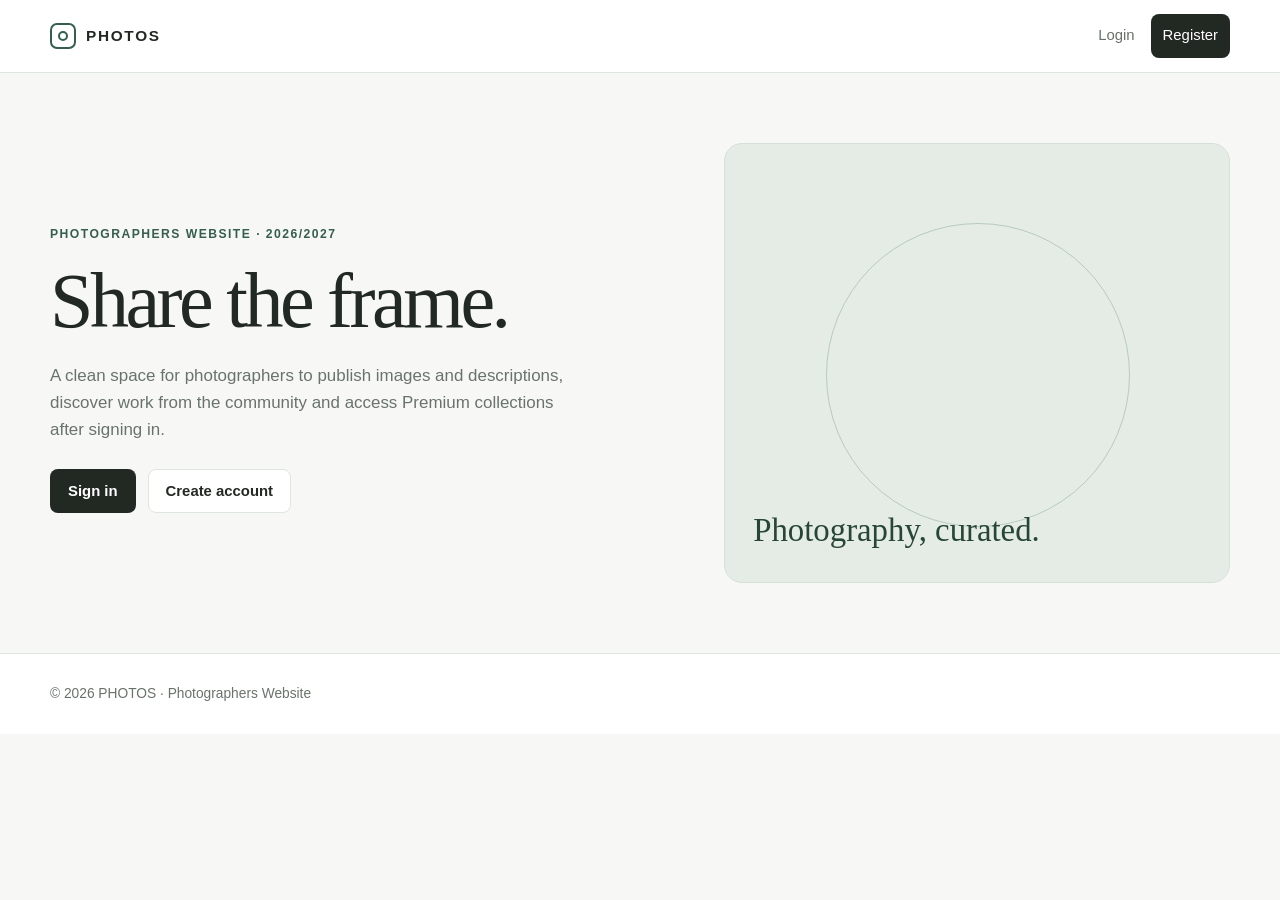
<file: index.html>
<!DOCTYPE html>
<html lang="en">
<head>
    <meta charset="UTF-8">
    <meta name="viewport" content="width=device-width, initial-scale=1">
    <title> Home · PHOTOS</title>
    <link rel="stylesheet" href="css/styles.css">
</head>
<body class="">
<a class="skip-link" href="#main"> Skip to content</a>
<header class="site-header">
    <div class="container navbar">
        <a class="brand" href="index.html" aria-label="PHOTOS home"><span class="brand-mark" aria-hidden="true"></span>PHOTOS</a>
        <nav class="nav-links" aria-label="Primary navigation">
            <a data-nav-auth href="gallery.html">Gallery</a>
            <a data-nav-auth class="nav-essential" href="upload.html">Upload</a>
            <a data-nav-auth href="account.html">Account</a>
            <a data-nav-admin href="admin.html">Admin</a>
            <span data-nav-auth class="nav-user" href=""><span class="avatar" data-current-initials>?</span><span data-current-username></span></span>
            <button data-nav-auth data-logout type="button">Logout</button>
            <a data-nav-guest href="login.html">Login</a>
            <a data-nav-guest class="nav-essential btn btn--primary" href="register.html">Register</a>
        </nav>
    </div>
</header>
<main id="main" class="container">
    <section class="hero" aria-labelledby="hero-title">
        <div>
            <p class="eyebrow">Photographers website · 2026/2027</p>
            <h1 id="hero-title" class="display">Share the frame.</h1>
            <p class="lede">A clean space for photographers to publish images and descriptions, discover work from the community and access Premium collections after signing in.</p>
            <div class="hero-actions" data-nav-guest="">
                <a class="btn btn--primary" href="login.html">Sign in</a>
                <a class="btn btn--secondary" href="register.html">Create account</a>
            </div>
            <div class="hero-actions" data-nav-auth="">
                <a class="btn btn--primary" href="gallery.html">Open gallery</a>
                <a class="btn btn--secondary" href="upload.html">Upload a photograph</a>
            </div>
        </div>
        <div class="hero-art" aria-hidden="true"></div>
    </section>
</main>
<footer class="site-footer">
    <div class="container footer-inner">
        <span>© <span data-year></span> PHOTOS · Photographers Website</span>
    </div>
</footer>
<script src="js/mock-data.js"></script>
<script src="js/app.js"></script>
</body>
</html>
</file>
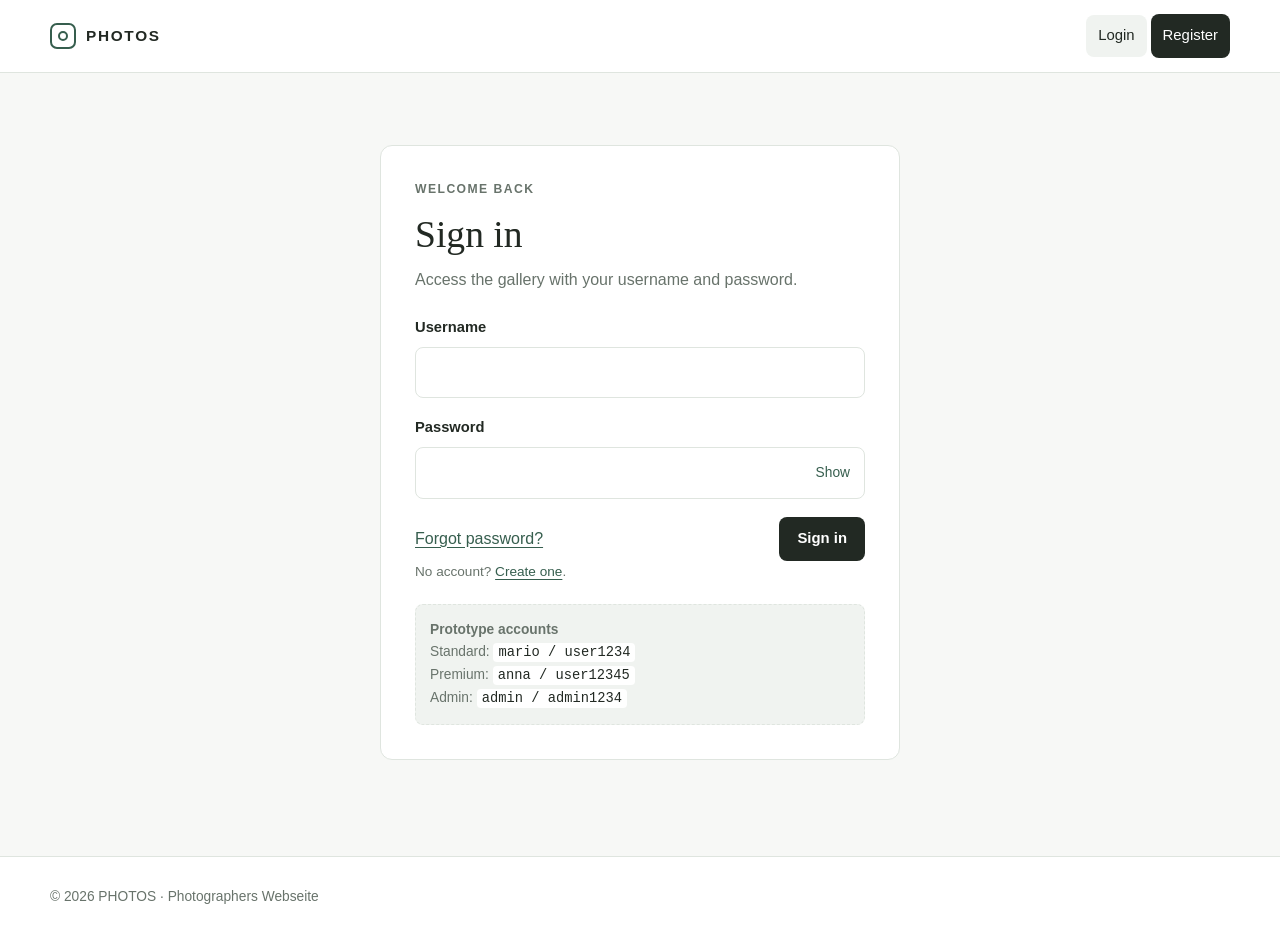
<file: account.html>
<!doctype html>
<html lang="en">
<head>
  <meta charset="utf-8">
  <meta name="viewport" content="width=device-width, initial-scale=1">
  <meta name="description" content="PHOTOS photographers website frontend prototype">
  <title>Account · PHOTOS</title>
  <link rel="stylesheet" href="css/styles.css">
</head>
<body class="">
<a class="skip-link" href="#main">Skip to content</a>
<header class="site-header">
  <div class="container navbar">
    <a class="brand" href="index.html" aria-label="PHOTOS home"><span class="brand-mark" aria-hidden="true"></span>PHOTOS</a>
    <nav class="nav-links" aria-label="Primary navigation">
      <a data-nav-auth href="gallery.html">Gallery</a>
      <a data-nav-auth class="nav-essential" href="upload.html">Upload</a>
      <a data-nav-auth href="account.html">Account</a>
      <a data-nav-admin href="admin.html">Admin</a>
      <span data-nav-auth class="nav-user"><span class="avatar" data-current-initials>?</span><span data-current-username></span></span>
      <button data-nav-auth data-logout type="button">Logout</button>
      <a data-nav-guest href="login.html">Login</a>
      <a data-nav-guest class="nav-essential btn btn--primary" href="register.html">Register</a>
    </nav>
  </div>
</header>
<main id="main" class="page">
  <div class="container">
    <div class="page-head"><div><p class="eyebrow">Profile & settings</p><h1>Account</h1><p>Your account details and password settings.</p></div></div>
    <section class="account-grid">
      <aside class="card profile-card">
        <span id="profile-initials" class="avatar">?</span>
        <h2 id="profile-username"></h2>
        <p>Photographers Website member</p>
        <div class="stat-list">
          <div class="stat-row"><span>Membership</span><strong id="profile-membership"></strong></div>
          <div class="stat-row"><span>Role</span><strong id="profile-role"></strong></div>
          <div class="stat-row"><span>Uploads</span><strong id="profile-count"></strong></div>
        </div>
      </aside>
      <section class="card settings-card" aria-labelledby="password-title">
        <p class="eyebrow">Security settings</p>
        <h2 id="password-title">Change password</h2>
        <p class="help">The interface is complete; the final operation will be connected to the account module.</p>
        <div id="change-password-error" class="notice notice--danger" role="alert" hidden></div>
        <form id="change-password-form" class="form">
          <div class="form-row"><label for="current-password">Current password</label><input class="input" id="current-password" name="currentPassword" type="password" autocomplete="current-password" required></div>
          <div class="form-row"><label for="new-password">New password</label><input class="input" id="new-password" name="newPassword" type="password" autocomplete="new-password" required></div>
          <div class="form-row"><label for="confirm-password">Confirm new password</label><input class="input" id="confirm-password" name="confirmPassword" type="password" autocomplete="new-password" required></div>
          <div><button class="btn btn--primary" type="submit">Update password</button></div>
        </form>
      </section>
    </section>
  </div>
</main>
<footer class="site-footer">
  <div class="container footer-inner">
    <span>© <span data-year></span> PHOTOS · Photographers Website</span>
  </div>
</footer>
<script src="js/mock-data.js"></script>
<script src="js/app.js"></script>
<script src="js/account.js"></script>
<script src="js/auth.js"></script>
</body>
</html>
</file>
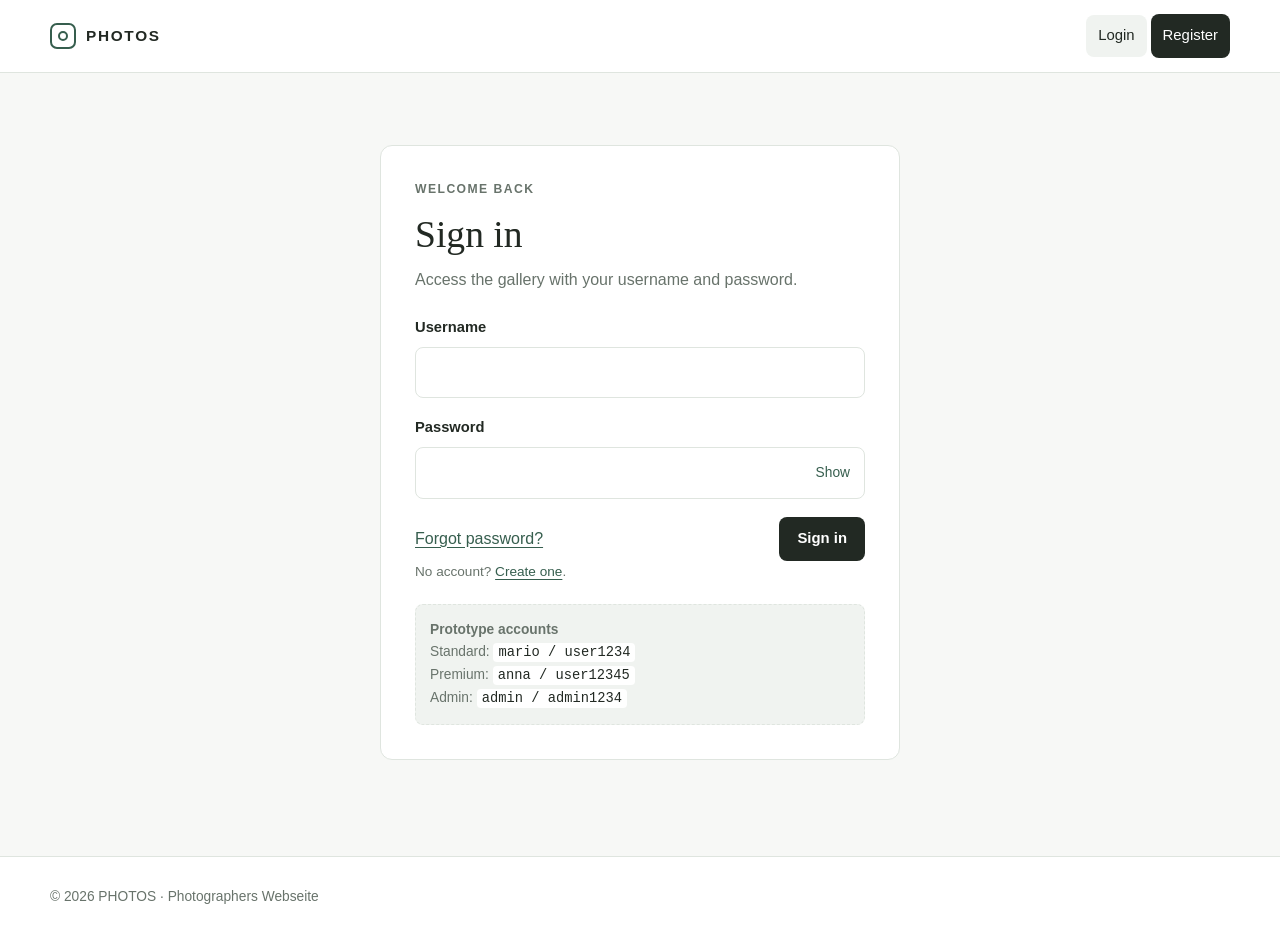
<file: admin.html>
<!doctype html>
<html lang="en">
<head>
  <meta charset="utf-8">
  <meta name="viewport" content="width=device-width, initial-scale=1">
  <meta name="description" content="PHOTOS photographers website frontend prototype">
  <title>Admin · PHOTOS</title>
  <link rel="stylesheet" href="css/styles.css">
</head>
<body class="">
<a class="skip-link" href="#main">Skip to content</a>
<header class="site-header">
  <div class="container navbar">
    <a class="brand" href="index.html" aria-label="PHOTOS home"><span class="brand-mark" aria-hidden="true"></span>PHOTOS</a>
    <nav class="nav-links" aria-label="Primary navigation">
      <a data-nav-auth href="gallery.html">Gallery</a>
      <a data-nav-auth class="nav-essential" href="upload.html">Upload</a>
      <a data-nav-auth href="account.html">Account</a>
      <a data-nav-admin href="admin.html">Admin</a>
      <span data-nav-auth class="nav-user"><span class="avatar" data-current-initials>?</span><span data-current-username></span></span>
      <button data-nav-auth data-logout type="button">Logout</button>
      <a data-nav-guest href="login.html">Login</a>
      <a data-nav-guest class="nav-essential btn btn--primary" href="register.html">Register</a>
    </nav>
  </div>
</header>
<main id="main" class="page">
  <div class="container">
    <div class="page-head"><div><p class="eyebrow">Administration</p><h1>User privileges</h1><p>Enable or revoke Premium status for registered users.</p></div></div>
    <div class="table-wrap">
      <table>
        <thead><tr><th>User</th><th>Membership</th><th>Role</th><th>Action</th></tr></thead>
        <tbody id="users-body"></tbody>
      </table>
    </div>
  </div>
  <div id="confirm-modal" class="modal-backdrop" role="dialog" aria-modal="true" aria-labelledby="confirm-title" hidden>
    <div class="modal">
      <h2 id="confirm-title">Change Premium status?</h2>
      <p id="confirm-text"></p>
      <div class="modal-actions"><button id="cancel-action" class="btn btn--secondary" type="button">Cancel</button><button id="confirm-action" class="btn btn--accent" type="button">Confirm</button></div>
    </div>
  </div>
</main>
<footer class="site-footer">
  <div class="container footer-inner">
    <span>© <span data-year></span> PHOTOS · Photographers Website</span>
  </div>
</footer>
<script src="js/mock-data.js"></script>
<script src="js/app.js"></script>
<script src="js/admin.js"></script>
</body>
</html>
</file>
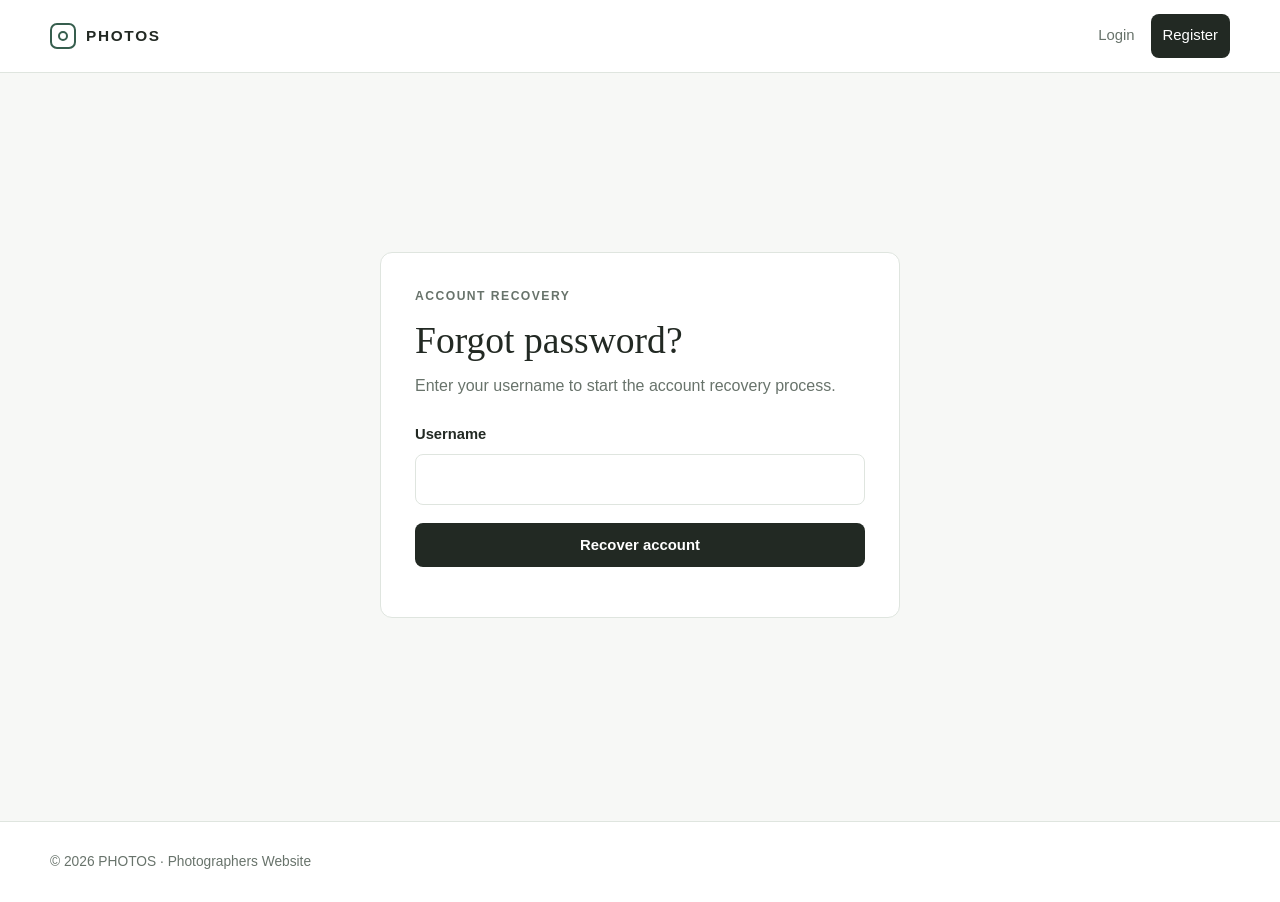
<file: forgot-password.html>
<!DOCTYPE html>
<html lang="en">
<head>
    <meta charset="utf-8">
    <meta name="viewport" content="width=device-width, initial-scale=1">
    <meta name="description" content="PHOTOS photographers website">
    <title>Recover password · PHOTOS</title>
    <link rel="stylesheet" href="css/styles.css">
</head> 
<body class="">
<a class="skip-link" href="#main">Skip to content</a>
<header class="site-header">
    <div class="container navbar">
        <a class="brand" href="index.html" aria-label="PHOTOS home"><span class="brand-mark" aria-hidden="true"></span>PHOTOS</a>
        <nav class="nav-links" aria-label="Primary navigation">
            <a data-nav-auth href="gallery.html">Gallery</a>
            <a data-nav-auth class="nav-essential" href="upload.html">Upload</a>
            <a data-nav-auth href="account.html">Account</a>
            <a data-nav-admin href="admin.html">Admin</a>
            <span data-nav-auth class="nav-user"><span class="avatar" data-current-initials>?</span><span data-current-username></span></span>
            <button data-nav-auth data-logout type="button">Logout</button>
            <a data-nav-guest href="login.html">Login</a>
            <a data-nav-guest class="nav-essential btn btn--primary" href="register.html">Register</a>
        </nav>
    </div>
</header>
<main id="main" class="page page--centered">
    <div class="container">
        <section class="auth-shell card auth-card" aria-labelledby="forgot-title">
            <p class="eyebrow">Account recovery</p>
            <h1 id="forgot-title">Forgot password?</h1>
            <p>Enter your username to start the account recovery process.</p>
            <div id="forgot-success" class="notice notice--success" role="status" hidden></div>
            <form id="forgot-form" class="form">
                <div class="form-row">
                    <label for="username">Username</label>
                    <input class="input" id="username" name="username" autocomplete="username" required>
                </div>
                <button class="btn btn--primary" type="submit">Recover account</button>
            </form>
            <p><a id="reset-link" class="link" href="reset-password.html" hidden>Continue</a></p>
        </section>
    </div>
</main>
<footer class="site-footer">
    <div class="container footer-inner">
        <span>© <span data-year></span> PHOTOS · Photographers Website</span>
    </div>
</footer>
<script src="js/mock-data.js"></script>
<script src="js/app.js"></script>
<script src="js/auth.js"></script>    
</body>
</html>
</file>
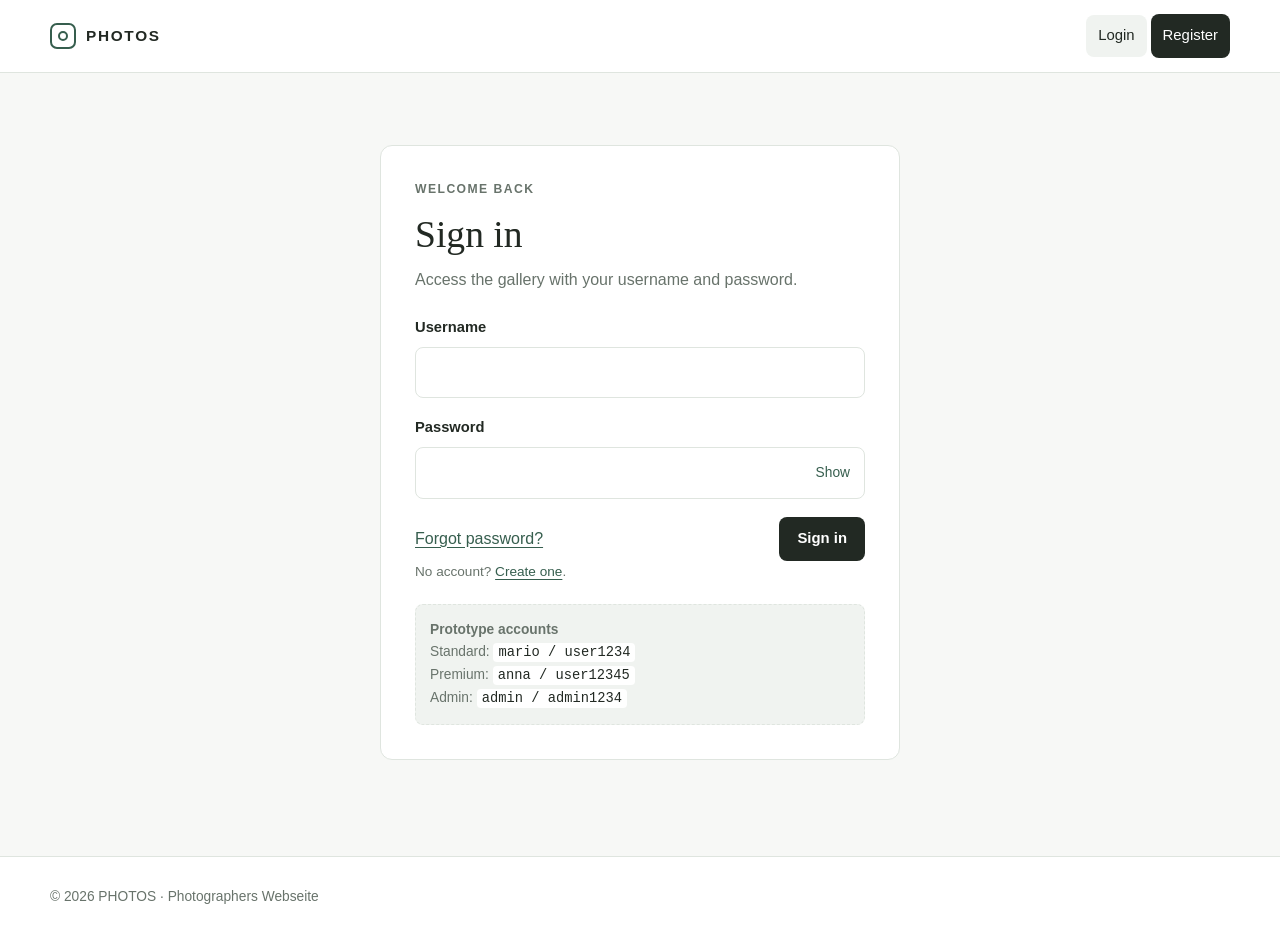
<file: gallery.html>
<!doctype html>
<html lang="en">
<head>
  <meta charset="utf-8">
  <meta name="viewport" content="width=device-width, initial-scale=1">
  <meta name="description" content="PHOTOS photographers website">
  <title>Gallery · PHOTOS</title>
  <link rel="stylesheet" href="css/styles.css">
</head>
<body class="">
<a class="skip-link" href="#main">Skip to content</a>
<header class="site-header">
  <div class="container navbar">
    <a class="brand" href="index.html" aria-label="PHOTOS home"><span class="brand-mark" aria-hidden="true"></span>PHOTOS</a>
    <nav class="nav-links" aria-label="Primary navigation">
      <a data-nav-auth href="gallery.html">Gallery</a>
      <a data-nav-auth class="nav-essential" href="upload.html">Upload</a>
      <a data-nav-auth href="account.html">Account</a>
      <a data-nav-admin href="admin.html">Admin</a>
      <span data-nav-auth class="nav-user"><span class="avatar" data-current-initials>?</span><span data-current-username></span></span>
      <button data-nav-auth data-logout type="button">Logout</button>
      <a data-nav-guest href="login.html">Login</a>
      <a data-nav-guest class="nav-essential btn btn--primary" href="register.html">Register</a>
    </nav>
  </div>
</header>
<main id="main" class="page">
  <div class="container">
    <div class="page-head">
      <div>
        <p class="eyebrow">Community</p>
        <h1>Gallery</h1>
        <p>Photographs and stories currently available to your account.</p>
      </div>
      <a class="btn btn--accent" href="upload.html">+ Upload photograph</a>
    </div>
    <div class="toolbar" aria-label="Gallery tools">
      <div class="search"><span class="search-icon" aria-hidden="true">⌕</span><input id="gallery-search" class="input" type="search" placeholder="Search photographs or photographers…" aria-label="Search gallery"></div>
      <div class="chips" aria-label="Filter photographs">
        <button class="chip" data-filter="all" aria-pressed="true">All</button>
        <button class="chip" data-filter="standard" aria-pressed="false">Standard</button>
        <button class="chip" data-filter="premium" aria-pressed="false">Premium</button>
      </div>
    </div>
    <div id="gallery-skeleton" class="skeleton-grid" aria-label="Loading gallery"><div class="skeleton"></div><div class="skeleton"></div><div class="skeleton"></div></div>
    <section id="gallery-grid" class="gallery-grid" aria-live="polite" hidden></section>
    <section id="gallery-empty" class="empty-state" hidden>
      <h2>No photographs found</h2>
      <p>Try another search or publish a new photograph.</p>
      <a class="btn btn--secondary" href="upload.html">Upload photograph</a>
    </section>
  </div>
</main>
<footer class="site-footer">
  <div class="container footer-inner">
    <span>© <span data-year></span> PHOTOS · Photographers Website</span>
  </div>
</footer>
<script src="js/mock-data.js"></script>
<script src="js/app.js"></script>
<script src="js/gallery.js"></script>
</body>
</html>
</file>
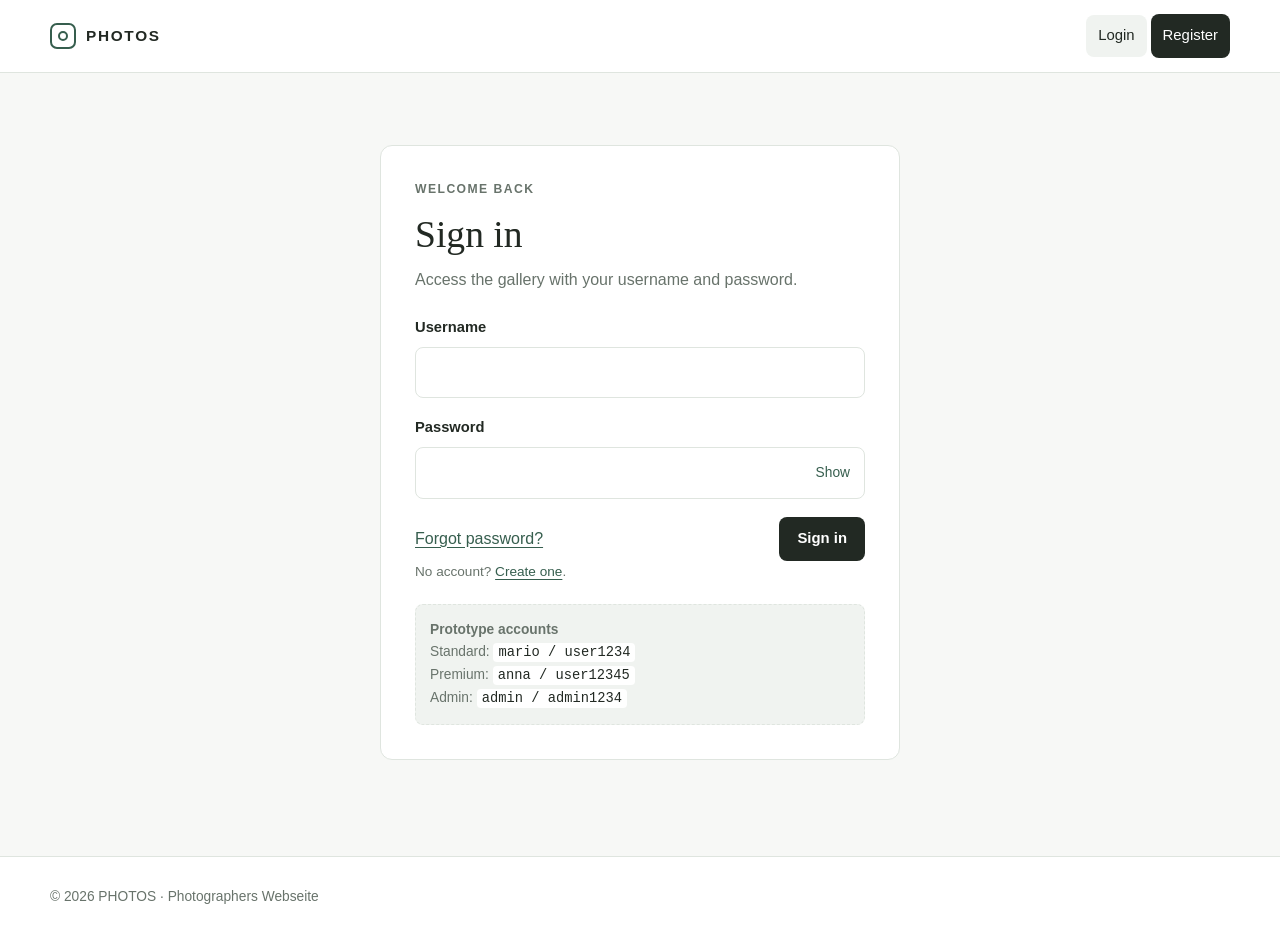
<file: login.html>
<!DOCTYPE html>
<html lang="en">
<head>
    <meta charset="utf-8">
    <meta name="viewport" content="width=device-width, initial-scale=1">
    <meta name="description" content="PHOTOS photographers website">
    <title>Login · PHOTOS</title>
    <link rel="stylesheet" href="css/styles.css">
</head> 
<body class="">
<a class="skip-link" href="#main">Skip to content</a>
<header class="site-header">
    <div class="container navbar">
        <a class="brand" href="index.html" aria-label="PHOTOS home"><span class="brand-mark" aria-hidden="true"></span>PHOTOS</a>
        <nav class="nav-links" aria-label="Primary navigation">
            <a data-nav-auth href="gallery.html">Gallery</a>
            <a data-nav-auth class="nav-essential" href="upload.html">Upload</a>
            <a data-nav-auth href="account.html">Account</a>
            <a data-nav-admin href="admin.html">Admin</a>
            <span data-nav-auth class="nav-user"><span class="avatar" data-current-initials>?</span><span data-current-username></span></span>
            <button data-nav-auth data-logout type="button">Logout</button>
            <a data-nav-guest href="login.html">Login</a>
            <a data-nav-guest class="nav-essential btn btn--primary" href="register.html">Register</a>
        </nav>
    </div>
</header>
<main id="main" class="page page--centered">
    <div class="container">
        <section class="auth-shell card auth-card" aria-labelledby="login-title">
            <p class="eyebrow">Welcome back</p>
            <h1 id="login-title">Sign in</h1>
            <p>Access the gallery with your username and password.</p>
            <div id="login-error" class="notice notice--danger" role="alert" hidden></div>
            <form id="login-form" class="form" novalidate>
                <div class="form-row">
                    <label for="username">Username</label>
                    <input class="input" id="username" name="username" autocomplete="username" required>
                </div>
                <div class="form-row">
                    <label for="password">Password</label>
                    <div class="input-wrap">
                        <input class="input" id="password" name="password" type="password" autocomplete="current-password" required>
                        <button class="password-toggle" type="button" data-password-toggle="password">Show</button>
                    </div>
                </div>
                <div class="form-actions">
                    <a class="link" href="forgot-password.html">Forgot password?</a>
                    <button class="btn btn--primary" type="submit">Sign in</button>
                </div>
            </form>
            <p class="help">No account? <a class="link" href="register.html">Create one</a>.</p>
            <div class="demo-box">
                <strong>Prototype accounts</strong><br>
                Standard: <code>mario / user1234</code><br>
                Premium: <code>anna / user12345</code><br>
                Admin: <code>admin / admin1234</code>
            </div>
        </section>
    </div>
</main>
<footer class="site-footer">
    <div class="container footer-inner">
        <span>© <span data-year></span> PHOTOS · Photographers Webseite</span>
    </div>
</footer>
<script src="js/mock-data.js"></script>
<script src="js/app.js"></script>
<script src="js/auth.js"></script>
</body>
</html>
</file>
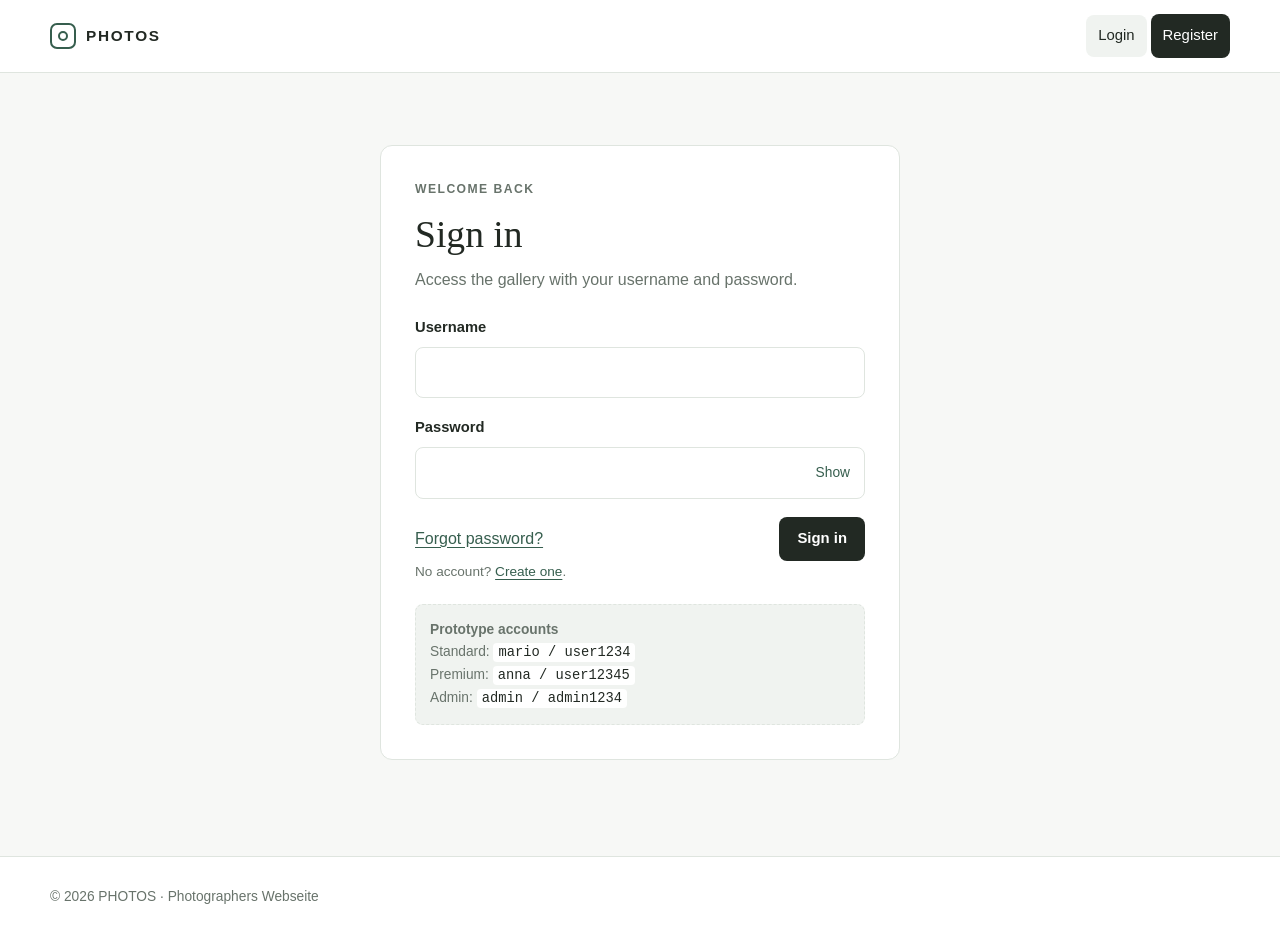
<file: photo.html>
<!doctype html>
<html lang="en">
<head>
  <meta charset="utf-8">
  <meta name="viewport" content="width=device-width, initial-scale=1">
  <meta name="description" content="PHOTOS photographers website ">
  <title>Photograph · PHOTOS</title>
  <link rel="stylesheet" href="css/styles.css">
</head>
<body class="">
<a class="skip-link" href="#main">Skip to content</a>
<header class="site-header">
  <div class="container navbar">
    <a class="brand" href="index.html" aria-label="PHOTOS home"><span class="brand-mark" aria-hidden="true"></span>PHOTOS</a>
    <nav class="nav-links" aria-label="Primary navigation">
      <a data-nav-auth href="gallery.html">Gallery</a>
      <a data-nav-auth class="nav-essential" href="upload.html">Upload</a>
      <a data-nav-auth href="account.html">Account</a>
      <a data-nav-admin href="admin.html">Admin</a>
      <span data-nav-auth class="nav-user"><span class="avatar" data-current-initials>?</span><span data-current-username></span></span>
      <button data-nav-auth data-logout type="button">Logout</button>
      <a data-nav-guest href="login.html">Login</a>
      <a data-nav-guest class="nav-essential btn btn--primary" href="register.html">Register</a>
    </nav>
  </div>
</header>
<main id="main" class="page">
  <div class="container">
    <p><a class="link" href="gallery.html">← Back to gallery</a></p>
    <section class="detail-grid" aria-labelledby="detail-title">
      <div class="detail-media"><img id="detail-image" src="" alt=""></div>
      <aside class="detail-panel card">
        <div class="detail-meta"><span id="detail-author" class="photo-card__author"></span><span id="detail-badge" class="badge badge--premium" hidden>Premium</span></div>
        <h1 id="detail-title"></h1>
        <p id="detail-description"></p>
        <p class="help">Published <span id="detail-date"></span></p>
        <div class="hero-actions"><a id="download-image" class="btn btn--primary" href="#">Download image</a><a class="btn btn--secondary" href="gallery.html">Back</a></div>
      </aside>
    </section>
  </div>
</main>
<footer class="site-footer">
  <div class="container footer-inner">
    <span>© <span data-year></span> PHOTOS · Photographers Website</span>
  </div>
</footer>
<script src="js/mock-data.js"></script>
<script src="js/app.js"></script>
<script src="js/photo.js"></script>
</body>
</html>
</file>
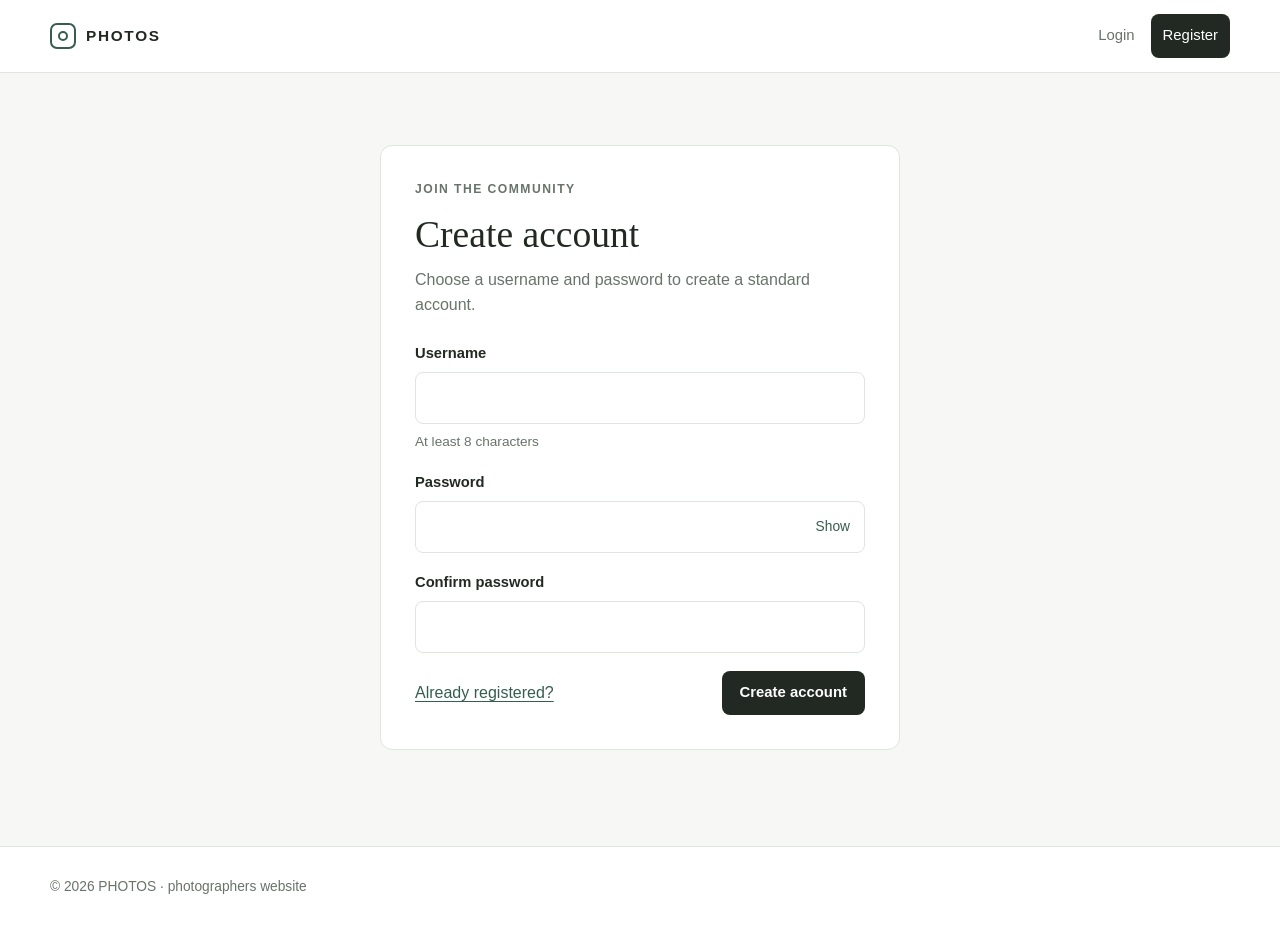
<file: register.html>
<!DOCTYPE html>
<html lang="en">
<head>
    <meta charset="utf-8">
    <meta name="viewport" content="width=device-width, initial-scale=1">
    <meta name="description" content="PHOTOS photographers website">
    <title>Register · PHOTOS</title>
    <link rel="stylesheet" href="css/styles.css">
</head>
<body class="">
<a class="skip-link" href="#main">Skip to content</a>
<header class="site-header">
    <div class="container navbar">
        <a class="brand" href="index.html" aria-label="PHOTOS home"><span class="brand-mark" aria-hidden="true"></span>PHOTOS</a>
        <nav class="nav-links" aria-label="Primary navigation">
            <a data-nav-auth href="gallery.html">Gallery</a>
            <a data-nav-auth class="nav-essential" href="upload.html">Upload</a>
            <a data-nav-auth href="account.html">Account</a>
            <a data-nav-admin href="admin.html">Admin</a>
            <span data-nav-auth class="nav-user"><span class="avatar" data-current-initials>?</span><span data-current-username></span></span>
            <button data-nav-auth data-logout type="button">Logout</button>
            <a data-nav-guest href="login.html">Login</a>
            <a data-nav-guest class="nav-essential btn btn--primary" href="register.html">Register</a>
        </nav>
    </div>
</header>    
<main id="main" class="page page--centered">
    <div class="container">
        <section class="auth-shell card auth-card" aria-labelledby="register-title">
            <p class="eyebrow">Join the community</p>
            <h1 id="register-title">Create account</h1>
            <p>Choose a username and password to create a standard account.</p>
            <div id="register-error" class="notice notice--danger" role="alert" hidden></div>
            <form id="register-form" class="form" novalidate>
                <div class="form-row">
                    <label for="username">Username</label>
                    <input class="input" id="username" name="username" autocomplete="username" required>
                    <span class="help">At least 8 characters</span>
                </div>
                <div class="form-row">
                    <label for="password">Password</label>
                    <div class="input-wrap">
                        <input class="input" id="password" name="password" type="password" autocomplete="new-password" required>
                        <button class="password-toggle" type="button" data-password-toggle="password">Show</button>
                    </div>
                </div>
                <div class="form-row">
                    <label for="confirm-password">Confirm password</label>
                    <input class="input" id="confirm-password" name="confirmPassword" type="password" autocomplete="new-password" required>
                </div>
                <div class="form-actions">
                    <a class="link" href="login.html">Already registered?</a>
                    <button class="btn btn--primary" type="submit">Create account</button>
                </div>
            </form>
        </section>
    </div>
</main>   
<footer class="site-footer">
    <div class="container footer-inner">
        <span>© <span data-year></span> PHOTOS · photographers website</span>
    </div>
</footer>
<script src="js/mock-data.js"></script>
<script src="js/app.js"></script>
<script src="js/auth.js"></script>
</body>
</html>
</file>
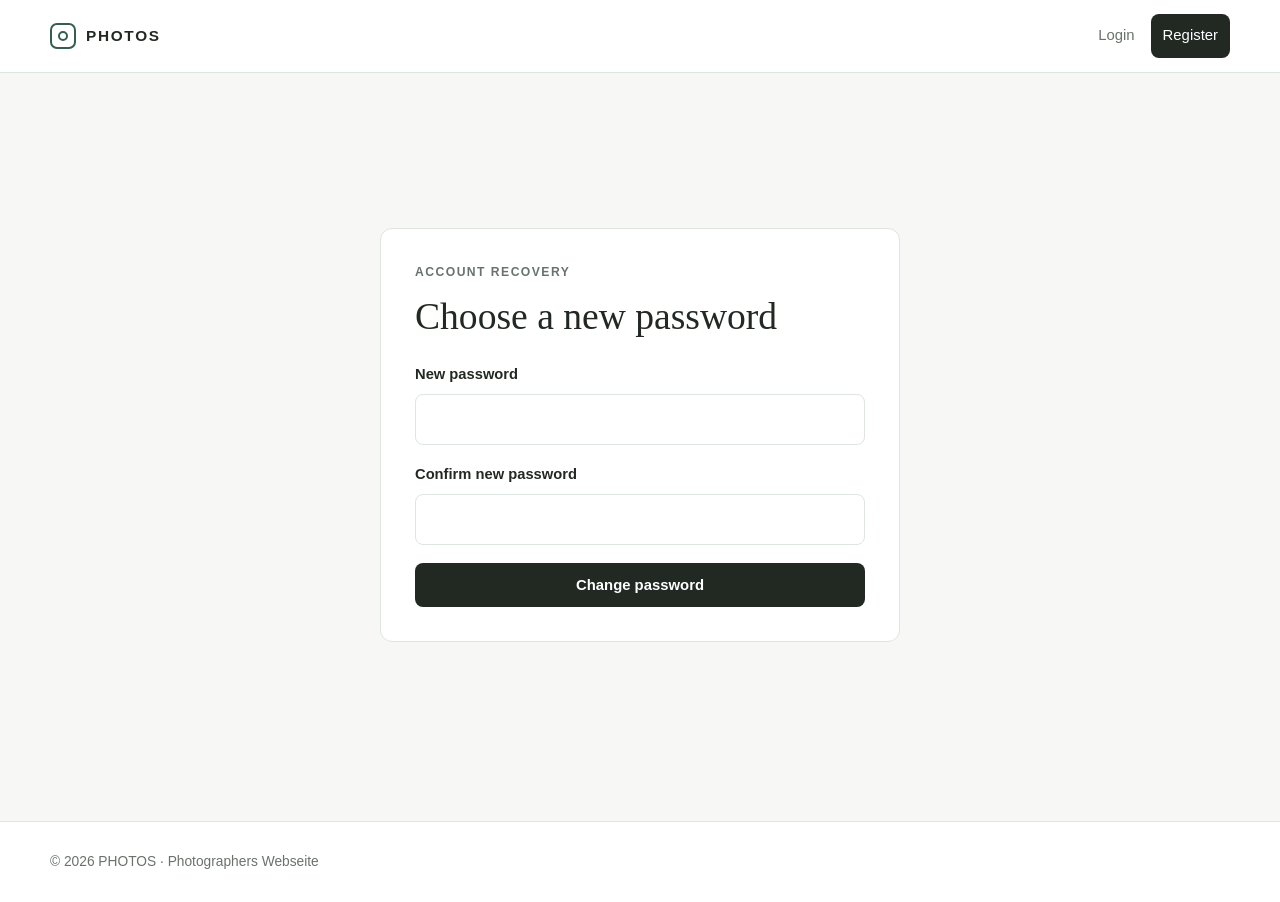
<file: reset-password.html>
<!doctype html>
<html lang="en">
<head>
  <meta charset="utf-8">
  <meta name="viewport" content="width=device-width, initial-scale=1">
  <meta name="description" content="PHOTOS photographers website">
  <title>Reset password · PHOTOS</title>
  <link rel="stylesheet" href="css/styles.css">
</head>
<body>
<a class="skip-link" href="#main">Skip to content</a>
<header class="site-header">
    <div class="container navbar">
        <a class="brand" href="index.html" aria-label="PHOTOS home"><span class="brand-mark" aria-hidden="true"></span>PHOTOS</a>
        <nav class="nav-links" aria-label="Primary navigation">
            <a data-nav-auth href="gallery.html">Gallery</a>
            <a data-nav-auth class="nav-essential" href="upload.html">Upload</a>
            <a data-nav-auth href="account.html">Account</a>
            <a data-nav-admin href="admin.html">Admin</a>
            <span data-nav-auth class="nav-user"><span class="avatar" data-current-initials>?</span><span data-current-username></span></span>
            <button data-nav-auth data-logout type="button">Logout</button>
            <a data-nav-guest href="login.html">Login</a>
            <a data-nav-guest class="nav-essential btn btn--primary" href="register.html">Register</a>
        </nav>
    </div>
</header>  
<main id="main" class="page page--centered">
    <div class="container">
        <section class="auth-shell card auth-card" aria-labelledby="reset-title">
            <p class="eyebrow">Account recovery</p>
            <h1 id="reset-title">Choose a new password</h1>
            <div id="reset-error" class="notice notice--danger" role="alert" hidden></div>
            <div id="reset-success" class="notice notice--success" role="status" hidden>Password changed. <a class="link" href="login.html">Return to login</a>.</div>
            <form id="reset-form" class="form">
                <div class="form-row">
                    <label for="password">New password</label>
                    <input class="input" id="password" name="password" type="password" autocomplete="new-password" required>
                </div>
                <div class="form-row">
                    <label for="confirm-password">Confirm new password</label>
                    <input class="input" id="confirm-password" name="confirmPassword" type="password" autocomplete="new-password" required>
                </div>
                <button class="btn btn--primary" type="submit">Change password</button>
            </form>
        </section>
    </div>
</main>
<footer class="site-footer">
    <div class="container footer-inner">
        <span>© <span data-year></span> PHOTOS · Photographers Webseite</span>
    </div>
</footer>
<script src="js/mock-data.js"></script>
<script src="js/app.js"></script>
<script src="js/auth.js"></script>
</body>
</file>
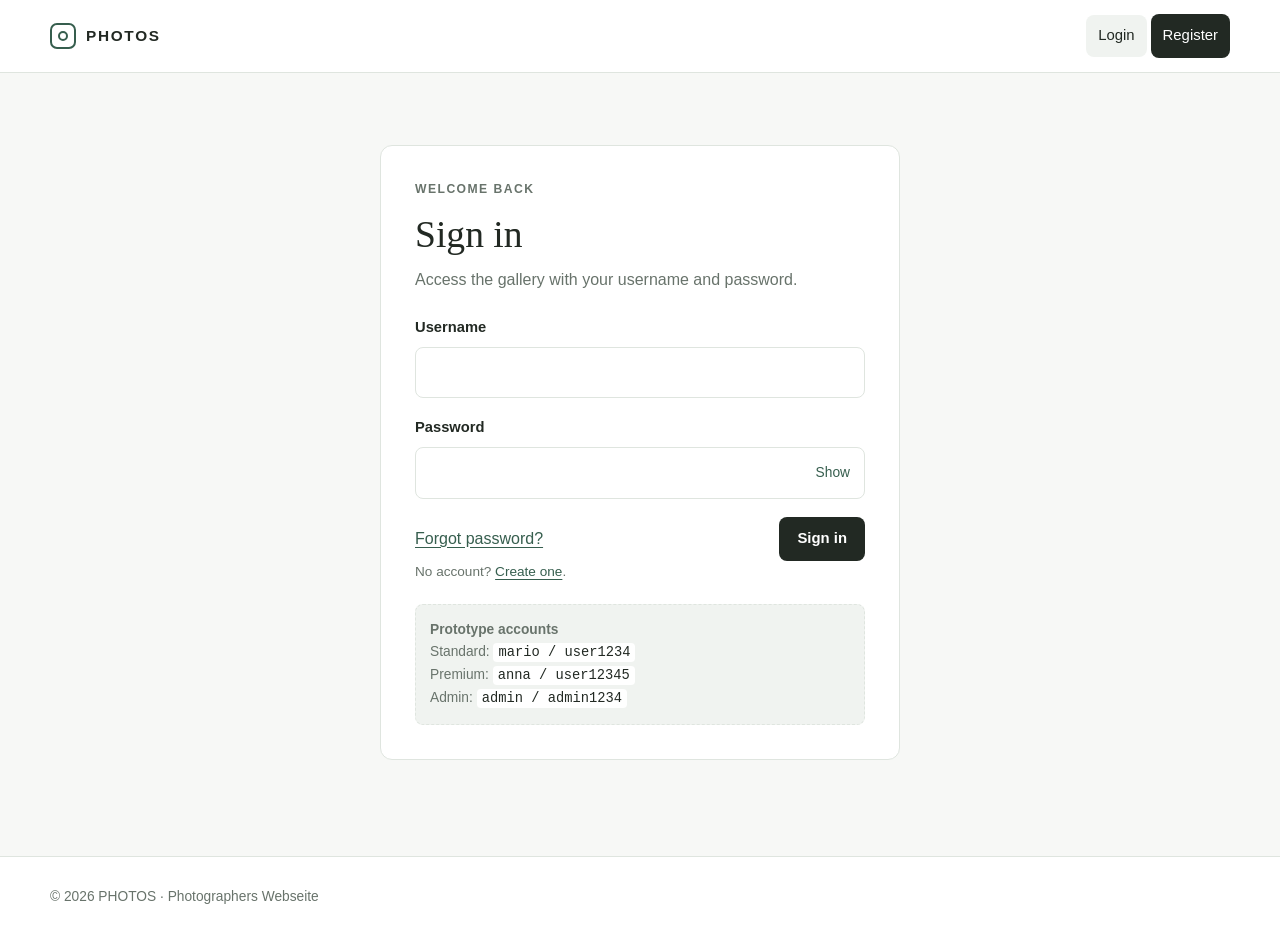
<file: upload.html>
<!DOCTYPE html>
<html lang="en">
<head>
    <meta charset="utf-8">
    <meta name="viewport" content="width=device-width, initial-scale=1">
    <meta name="description" content="PHOTOS photographers website">
    <title>Upload · PHOTOS</title>
    <link rel="stylesheet" href="css/styles.css">
</head>
<body class="">
<a class="skip-link" href="#main">Skip to content</a>
<header class="site-header">
    <div class="container navbar">
        <a class="brand" href="index.html" aria-label ="PHOTOS home"><span class="brand-mark" aria-hidden="true"></span>PHOTOS</a>
        <nav class="nav-links" aria-label="Primary navigation">
            <a data-nav-auth href="gallery.html">Gallery</a>
            <a data-nav-auth class="nav-essential" href="upload.html">Upload</a>
            <a data-nav-auth href="account.html">Account</a>
            <a data-nav-admin href="admin.html">Admin</a>
            <span data-nav-auth class="nav-user"><span class="avatar" data-current-initials>?</span><span data-current-username></span></span>
            <button data-nav-auth data-logout type="button">Logout</button>
            <a data-nav-guest href="login.html">Login</a>
            <a data-nav-guest class="nav-essential btn btn--primary" href="register.html">Register</a>
        </nav>
    </div>
</header>
<main id="main" class="page">
    <div class="container">
        <div class="page-head"><div><p class="eyebrow">Publish</p><h1>Upload photograph</h1><p>Add an image, description and visibility level.</p></div></div>
        <section class="upload-grid">
            <div id="dropzone" class="dropzone">
                <div id="dropzone-placeholder">
                    <p class="eyebrow">Image file</p>
                    <h2>Drag & drop an image</h2>
                    <p class="help">or choose a file from your device</p>
                    <label class="btn btn--secondary" for="image-file">Browse files</label>
                </div>
                <img id="upload-preview" alt="Selected image preview" hidden>
            </div>
            <div class="card upload-panel">
                <div id="upload-error" class="notice notice--danger" role="alert" hidden></div>
                <form id="upload-form" class="form">
                    <input id="image-file" class="dropzone-input" type="file" accept="image/*">
                    <div class="form-row"><label for="title">Title <span class="help">(optional)</span></label><input id="title" name="title" class="input" maxlength="100" placeholder="Give the photograph a title"></div>
                    <div class="form-row"><label for="description">Description</label><textarea id="description" name="description" class="textarea" maxlength="1000" required placeholder="Tell the story behind the photograph"></textarea><span class="help">Text description</span></div>
                    <fieldset style="border:0;padding:0;margin:0"><legend style="font-weight:750;margin-bottom:8px">Visibility</legend>
                        <div class="radio-group">
                            <label class="radio-card"><input type="radio" name="visibility" value="standard" checked><span><strong>Standard</strong><br><span class="help">Available to all signed-in users.</span></span></label>
                            <label class="radio-card"><input type="radio" name="visibility" value="premium"><span><strong>Premium</strong><br><span class="help">Reserved for premium users.</span></span></label>
                        </div>
                    </fieldset>
                    <button class="btn btn--accent" type="submit">Publish photograph</button>
                </form>
            </div>
        </section>
    </div>
</main>
<footer class="site-footer">
    <div class="container footer-inner">
        <span>© <span data-year></span> PHOTOS · Photographers Website</span>
    </div>
</footer>
<script src="js/mock-data.js"></script>
<script src="js/app.js"></script>
<script src="js/upload.js"></script>
</body>
</html>
</file>
<file: css/styles.css>
:root {
  --bg: #f7f8f6;
  --surface: #ffffff;
  --surface-soft: #f0f3f0;
  --text: #222923;
  --muted: #68736b;
  --line: #dfe5df;
  --accent: #365e4e;
  --accent-strong: #274637;
  --accent-soft: #eaf2ec;
  --danger: #a23f3f;
  --success: #32704c;
  --warning: #8b6a2b;
  --shadow: 0 8px 28px rgba(30, 45, 35, .05);
  --radius-sm: 8px;
  --radius-md: 12px;
  --radius-lg: 18px;
  --max: 1180px;
  --transition: 160ms ease;
}

* { box-sizing: border-box; }
html { scroll-behavior: smooth; }
body {
  margin: 0;
  min-width: 280px;
  background: var(--bg);
  color: var(--text);
  font-family: -apple-system, BlinkMacSystemFont, "Segoe UI", Arial, sans-serif;
  font-size: 16px;
  line-height: 1.6;
}
img { display: block; max-width: 100%; }
a { color: inherit; }
button, input, textarea, select { font: inherit; }
button { cursor: pointer; }
[hidden] { display: none !important; }
:focus-visible { outline: 3px solid rgba(54, 94, 78, .35); outline-offset: 3px; }

.skip-link {
  position: absolute;
  top: -60px;
  left: 12px;
  z-index: 999;
  padding: 10px 14px;
  background: var(--text);
  color: white;
  border-radius: var(--radius-sm);
}
.skip-link:focus { top: 12px; }
.container { width: min(calc(100% - 40px), var(--max)); margin-inline: auto; }
.page { min-height: calc(100vh - 152px); padding: 48px 0 72px; }
.page--centered { display: grid; place-items: center; }

.site-header {
  position: sticky;
  top: 0;
  z-index: 20;
  background: var(--surface);
  border-bottom: 1px solid var(--line);
}
.navbar {
  min-height: 72px;
  display: flex;
  align-items: center;
  justify-content: space-between;
  gap: 20px;
}
.brand {
  display: inline-flex;
  align-items: center;
  gap: 10px;
  flex-shrink: 0;
  font-size: .96rem;
  font-weight: 800;
  letter-spacing: .11em;
  text-decoration: none;
}
.brand-mark {
  position: relative;
  width: 26px;
  height: 26px;
  border: 2px solid var(--accent);
  border-radius: 7px;
}
.brand-mark::before {
  content: "";
  position: absolute;
  inset: 6px;
  border: 2px solid var(--accent);
  border-radius: 50%;
}
.nav-links { display: flex; align-items: center; justify-content: flex-end; gap: 4px; }
.nav-links a, .nav-links button {
  border: 0;
  padding: 9px 12px;
  background: transparent;
  color: var(--muted);
  border-radius: var(--radius-sm);
  font-size: .93rem;
  font-weight: 500;
  text-decoration: none;
  white-space: nowrap;
}
.nav-links a:hover, .nav-links button:hover,
.nav-links a[aria-current="page"] { background: var(--surface-soft); color: var(--text); }
.nav-links a.btn--primary { background: var(--text); color: white; }
.nav-links a.btn--primary:hover { background: #364239; }
.nav-user {
  display: inline-flex;
  align-items: center;
  gap: 8px;
  margin-left: 4px;
  color: var(--muted);
  font-size: .88rem;
}
.avatar {
  display: grid;
  place-items: center;
  flex-shrink: 0;
  width: 32px;
  height: 32px;
  border-radius: 50%;
  background: var(--accent-soft);
  color: var(--accent-strong);
  font-size: .8rem;
  font-weight: 700;
}
.site-footer { background: var(--surface); border-top: 1px solid var(--line); }
.footer-inner {
  display: flex;
  align-items: center;
  justify-content: space-between;
  gap: 20px;
  min-height: 80px;
  color: var(--muted);
  font-size: .86rem;
}

.hero {
  display: grid;
  grid-template-columns: 1.1fr .9fr;
  align-items: center;
  gap: 56px;
  padding: 70px 0;
}
.eyebrow {
  color: var(--accent);
  font-size: .76rem;
  font-weight: 700;
  letter-spacing: .12em;
  text-transform: uppercase;
}
.display {
  max-width: 730px;
  margin: 16px 0 20px;
  font-family: Georgia, "Times New Roman", serif;
  font-size: clamp(3.3rem, 6.1vw, 6.1rem);
  font-weight: 400;
  line-height: 1.05;
  letter-spacing: -.045em;
}
.lede { max-width: 540px; color: var(--muted); font-size: 1.06rem; }
.hero-actions { display: flex; flex-wrap: wrap; align-items: center; gap: 12px; margin-top: 26px; }
.hero-art {
  position: relative;
  min-height: 440px;
  overflow: hidden;
  border: 1px solid #d6e0d8;
  border-radius: var(--radius-lg);
  background: #e5ece6;
}
.hero-art::before {
  content: "";
  position: absolute;
  top: 18%;
  left: 20%;
  width: 60%;
  aspect-ratio: 1;
  border: 1.5px solid #b7cbbb;
  border-radius: 50%;
}
.hero-art::after {
  content: "Photography, curated.";
  position: absolute;
  left: 28px;
  right: 28px;
  bottom: 26px;
  color: var(--accent-strong);
  font-family: Georgia, "Times New Roman", serif;
  font-size: clamp(1.5rem, 3vw, 2.05rem);
}

.btn {
  display: inline-flex;
  align-items: center;
  justify-content: center;
  gap: 8px;
  min-height: 44px;
  padding: 10px 17px;
  border: 1px solid transparent;
  border-radius: var(--radius-sm);
  font-size: .93rem;
  font-weight: 600;
  line-height: 1.3;
  text-decoration: none;
  transition: background var(--transition), border-color var(--transition);
}
.btn:disabled { opacity: .55; cursor: not-allowed; }
.btn--primary { background: var(--text); color: white; }
.btn--primary:hover { background: #364239; }
.btn--accent { background: var(--accent); color: white; }
.btn--accent:hover { background: var(--accent-strong); }
.btn--secondary, .btn--ghost {
  background: var(--surface);
  border-color: var(--line);
  color: var(--text);
}
.btn--secondary:hover, .btn--ghost:hover { background: var(--surface-soft); }
.btn--danger { background: var(--danger); color: white; }
.btn--danger:hover { background: #8d3535; }
.btn--small { min-height: 36px; padding: 7px 12px; font-size: .85rem; }
.card {
  background: var(--surface);
  border: 1px solid var(--line);
  border-radius: var(--radius-md);
}

.auth-shell { width: min(100%, 520px); margin: 24px auto; }
.auth-card { padding: 34px; }
.auth-card h1 {
  margin: 8px 0 10px;
  font-family: Georgia, "Times New Roman", serif;
  font-size: 2.35rem;
  font-weight: 400;
  line-height: 1.2;
}
.auth-card > p { margin-top: 0; color: var(--muted); }
.form { display: grid; gap: 18px; margin-top: 24px; }
.form-row { display: grid; gap: 7px; }
.form-row label { font-size: .92rem; font-weight: 650; }
.input-wrap { position: relative; }
.input, .textarea, .select {
  width: 100%;
  padding: 12px 14px;
  border: 1px solid var(--line);
  border-radius: var(--radius-sm);
  outline: none;
  background: #fff;
  color: var(--text);
  transition: border-color var(--transition), box-shadow var(--transition);
}
.input:focus, .textarea:focus, .select:focus {
  border-color: var(--accent);
  box-shadow: 0 0 0 3px var(--accent-soft);
}
.textarea { min-height: 145px; resize: vertical; }
.help { color: var(--muted); font-size: .85rem; }
.field-error { margin-top: 3px; color: var(--danger); font-size: .85rem; }
.password-toggle {
  position: absolute;
  top: 50%;
  right: 7px;
  transform: translateY(-50%);
  padding: 6px 8px;
  border: 0;
  background: transparent;
  color: var(--accent);
  font-size: .86rem;
}
.form-actions { display: flex; align-items: center; justify-content: space-between; flex-wrap: wrap; gap: 12px; }
.link { color: var(--accent); text-underline-offset: 3px; }
.notice {
  padding: 12px 14px;
  border: 1px solid var(--line);
  border-radius: var(--radius-sm);
  background: var(--surface-soft);
  font-size: .92rem;
}
.notice--success { background: #ebf5ee; border-color: #c4dec9; color: #275b3a; }
.notice--danger { background: #fdf0ee; border-color: #eccac6; color: #8a3835; }
.notice--info { background: var(--accent-soft); border-color: #c6dacb; color: var(--accent-strong); }
.demo-box {
  margin-top: 22px;
  padding: 14px;
  border: 1px dashed var(--line);
  border-radius: var(--radius-sm);
  background: var(--surface-soft);
  color: var(--muted);
  font-size: .86rem;
}
.demo-box code { padding: 2px 5px; border-radius: 4px; background: white; color: var(--text); }

.page-head { display: flex; justify-content: space-between; align-items: end; gap: 22px; margin-bottom: 28px; }
.page-head h1 {
  margin: 6px 0;
  font-family: Georgia, "Times New Roman", serif;
  font-size: clamp(2.5rem, 5vw, 4.2rem);
  font-weight: 400;
  line-height: 1.15;
}
.page-head p { margin: 6px 0 0; color: var(--muted); }
.toolbar { display: flex; align-items: center; justify-content: space-between; flex-wrap: wrap; gap: 14px; margin-bottom: 24px; }
.search { position: relative; flex: 1 1 280px; }
.search .input { padding-left: 42px; }
.search-icon { position: absolute; left: 14px; top: 50%; transform: translateY(-50%); color: var(--muted); }
.chips { display: flex; align-items: center; flex-wrap: wrap; gap: 8px; }
.chip {
  padding: 8px 12px;
  border: 1px solid var(--line);
  border-radius: var(--radius-sm);
  background: var(--surface);
  color: var(--muted);
}
.chip:hover { background: var(--surface-soft); }
.chip[aria-pressed="true"] { border-color: var(--accent); background: var(--accent-soft); color: var(--accent-strong); font-weight: 650; }
.gallery-grid { display: grid; grid-template-columns: repeat(3, minmax(0, 1fr)); gap: 24px; }
.photo-card {
  overflow: hidden;
  background: var(--surface);
  border: 1px solid var(--line);
  border-radius: var(--radius-md);
  transition: border-color var(--transition);
}
.photo-card:hover { border-color: #afc5b5; }
.photo-card__image { width: 100%; aspect-ratio: 4 / 3; object-fit: cover; background: var(--surface-soft); }
.photo-card__body { padding: 18px; }
.photo-card__meta { display: flex; align-items: center; justify-content: space-between; gap: 10px; margin-bottom: 8px; }
.photo-card__author { color: var(--muted); font-size: .87rem; }
.photo-card__title { margin: 0; font-size: 1.1rem; font-weight: 650; }
.photo-card__desc {
  display: -webkit-box;
  margin: 8px 0 14px;
  overflow: hidden;
  color: var(--muted);
  -webkit-box-orient: vertical;
  -webkit-line-clamp: 2;
}
.photo-card__link { color: var(--accent); font-weight: 650; text-decoration: none; }
.photo-card__link:hover { text-decoration: underline; }
.badge {
  display: inline-flex;
  align-items: center;
  gap: 5px;
  padding: 5px 8px;
  border-radius: 6px;
  background: var(--surface-soft);
  color: var(--text);
  font-size: .72rem;
  font-weight: 700;
  letter-spacing: .04em;
  text-transform: uppercase;
}
.badge--premium { background: #f5f0df; color: #7c6128; }
.badge--admin { background: #eef0f9; color: #4d5380; }
.empty-state { padding: 65px 24px; border: 1px dashed var(--line); border-radius: var(--radius-md); background: var(--surface); text-align: center; }
.empty-state h2 { margin-bottom: 8px; font-family: Georgia, serif; font-size: 1.8rem; font-weight: 400; }
.empty-state p { color: var(--muted); }
.skeleton-grid { display: grid; grid-template-columns: repeat(3, minmax(0, 1fr)); gap: 24px; }
.skeleton {
  min-height: 335px;
  border-radius: var(--radius-md);
  background: linear-gradient(90deg, #e8ece8 25%, #f2f5f2 50%, #e8ece8 75%);
  background-size: 200% 100%;
  animation: shimmer 1.5s infinite;
}
@keyframes shimmer { to { background-position: -200% 0; } }

.detail-grid { display: grid; grid-template-columns: minmax(0, 1.4fr) minmax(280px, .6fr); gap: 28px; align-items: start; }
.detail-media { overflow: hidden; border: 1px solid var(--line); border-radius: var(--radius-md); background: var(--surface-soft); }
.detail-media img { width: 100%; max-height: 78vh; object-fit: contain; }
.detail-panel { position: sticky; top: 100px; padding: 25px; }
.detail-panel h1 { margin: 12px 0; font-family: Georgia, serif; font-size: 2.3rem; font-weight: 400; line-height: 1.2; }
.detail-panel p { color: var(--muted); overflow-wrap: anywhere; }
.detail-meta { display: flex; align-items: center; justify-content: space-between; gap: 12px; }

.upload-grid { display: grid; grid-template-columns: 1fr 1fr; gap: 26px; align-items: start; }
.dropzone {
  display: grid;
  place-items: center;
  min-height: 400px;
  padding: 24px;
  overflow: hidden;
  border: 1.5px dashed #b7c6ba;
  border-radius: var(--radius-md);
  background: var(--surface);
  text-align: center;
}
.dropzone.is-dragover { border-color: var(--accent); background: var(--accent-soft); }
.dropzone img { width: 100%; max-height: 420px; object-fit: contain; }
.dropzone-input { display: none; }
.upload-panel { padding: 25px; }
.radio-group { display: grid; grid-template-columns: repeat(2, minmax(0, 1fr)); gap: 12px; }
.radio-card {
  display: flex;
  align-items: start;
  gap: 10px;
  padding: 14px;
  border: 1px solid var(--line);
  border-radius: var(--radius-sm);
  background: var(--surface);
  cursor: pointer;
}
.radio-card:has(input:checked) { border-color: var(--accent); background: var(--accent-soft); }

.account-grid { display: grid; grid-template-columns: .65fr 1.35fr; gap: 26px; }
.profile-card, .settings-card { padding: 25px; }
.profile-card .avatar { width: 64px; height: 64px; margin-bottom: 16px; font-size: 1.3rem; }
.profile-card h2 { margin: 0; }
.profile-card p { color: var(--muted); }
.stat-list { display: grid; gap: 12px; margin-top: 24px; }
.stat-row { display: flex; justify-content: space-between; gap: 12px; padding-top: 12px; border-top: 1px solid var(--line); }

.table-wrap { overflow-x: auto; border: 1px solid var(--line); border-radius: var(--radius-md); background: var(--surface); }
table { width: 100%; min-width: 720px; border-collapse: collapse; }
th, td { padding: 15px 17px; border-bottom: 1px solid var(--line); text-align: left; vertical-align: middle; }
th { background: var(--surface-soft); color: var(--muted); font-size: .78rem; font-weight: 650; letter-spacing: .06em; text-transform: uppercase; }
tbody tr:last-child td { border-bottom: 0; }
.user-cell { display: flex; align-items: center; gap: 10px; }
.modal-backdrop {
  position: fixed;
  inset: 0;
  z-index: 100;
  display: grid;
  place-items: center;
  padding: 20px;
  background: rgba(18, 28, 22, .42);
}
.modal {
  width: min(100%, 460px);
  padding: 26px;
  border: 1px solid var(--line);
  border-radius: var(--radius-md);
  background: var(--surface);
  box-shadow: 0 18px 60px rgba(0, 0, 0, .12);
}
.modal h2 { margin-top: 0; font-family: Georgia, serif; font-size: 1.8rem; font-weight: 400; }
.modal p { color: var(--muted); }
.modal-actions { display: flex; justify-content: flex-end; flex-wrap: wrap; gap: 10px; margin-top: 22px; }
.toast-stack { position: fixed; right: 18px; bottom: 18px; z-index: 120; display: grid; gap: 10px; }
.toast {
  min-width: min(320px, calc(100vw - 36px));
  padding: 12px 14px;
  border-radius: var(--radius-sm);
  background: var(--text);
  color: white;
  box-shadow: var(--shadow);
}

.error-page { max-width: 660px; margin: 80px auto; text-align: center; }
.error-code { margin: 0 0 18px; color: var(--accent); font-family: Georgia, serif; font-size: clamp(5rem, 14vw, 9rem); font-weight: 400; line-height: .9; }
.error-page p { color: var(--muted); }
.error-page .hero-actions { justify-content: center; }

@media (max-width: 980px) {
  .gallery-grid, .skeleton-grid { grid-template-columns: repeat(2, minmax(0, 1fr)); }
  .hero, .detail-grid, .upload-grid, .account-grid { grid-template-columns: 1fr; }
  .hero { gap: 34px; }
  .hero-art { min-height: 340px; }
  .detail-panel { position: static; }
}
@media (max-width: 720px) {
  .container { width: min(calc(100% - 28px), var(--max)); }
  .navbar { min-height: 66px; gap: 12px; }
  .nav-links { gap: 2px; }
  .nav-links a:not(.nav-essential) { display: none; }
  .nav-user span:not(.avatar) { display: none; }
  .nav-links a, .nav-links button { padding: 8px; font-size: .85rem; }
  .page { padding-top: 30px; padding-bottom: 52px; }
  .page-head { align-items: start; flex-direction: column; }
  .gallery-grid, .skeleton-grid { grid-template-columns: 1fr; }
  .auth-card { padding: 24px; }
  .hero { gap: 26px; padding: 46px 0 56px; }
  .hero-art { min-height: 285px; }
  .footer-inner { align-items: flex-start; flex-direction: column; gap: 5px; padding: 19px 0; }
  .radio-group { grid-template-columns: 1fr; }
  .detail-panel, .upload-panel, .profile-card, .settings-card { padding: 20px; }
}
@media (max-width: 420px) {
  .brand { gap: 6px; font-size: .85rem; }
  .brand-mark { width: 23px; height: 23px; }
  .brand-mark::before { inset: 5px; }
  .nav-links a, .nav-links button { padding: 7px 6px; }
  .hero-art { min-height: 240px; }
  .display { font-size: clamp(2.8rem, 12vw, 3.6rem); }
}
@media (prefers-reduced-motion: reduce) {
  *, *::before, *::after {
      scroll-behavior: auto !important;
      animation-duration: .01ms !important;
      animation-iteration-count: 1 !important;
      transition-duration: .01ms !important;
  }
}
</file>
